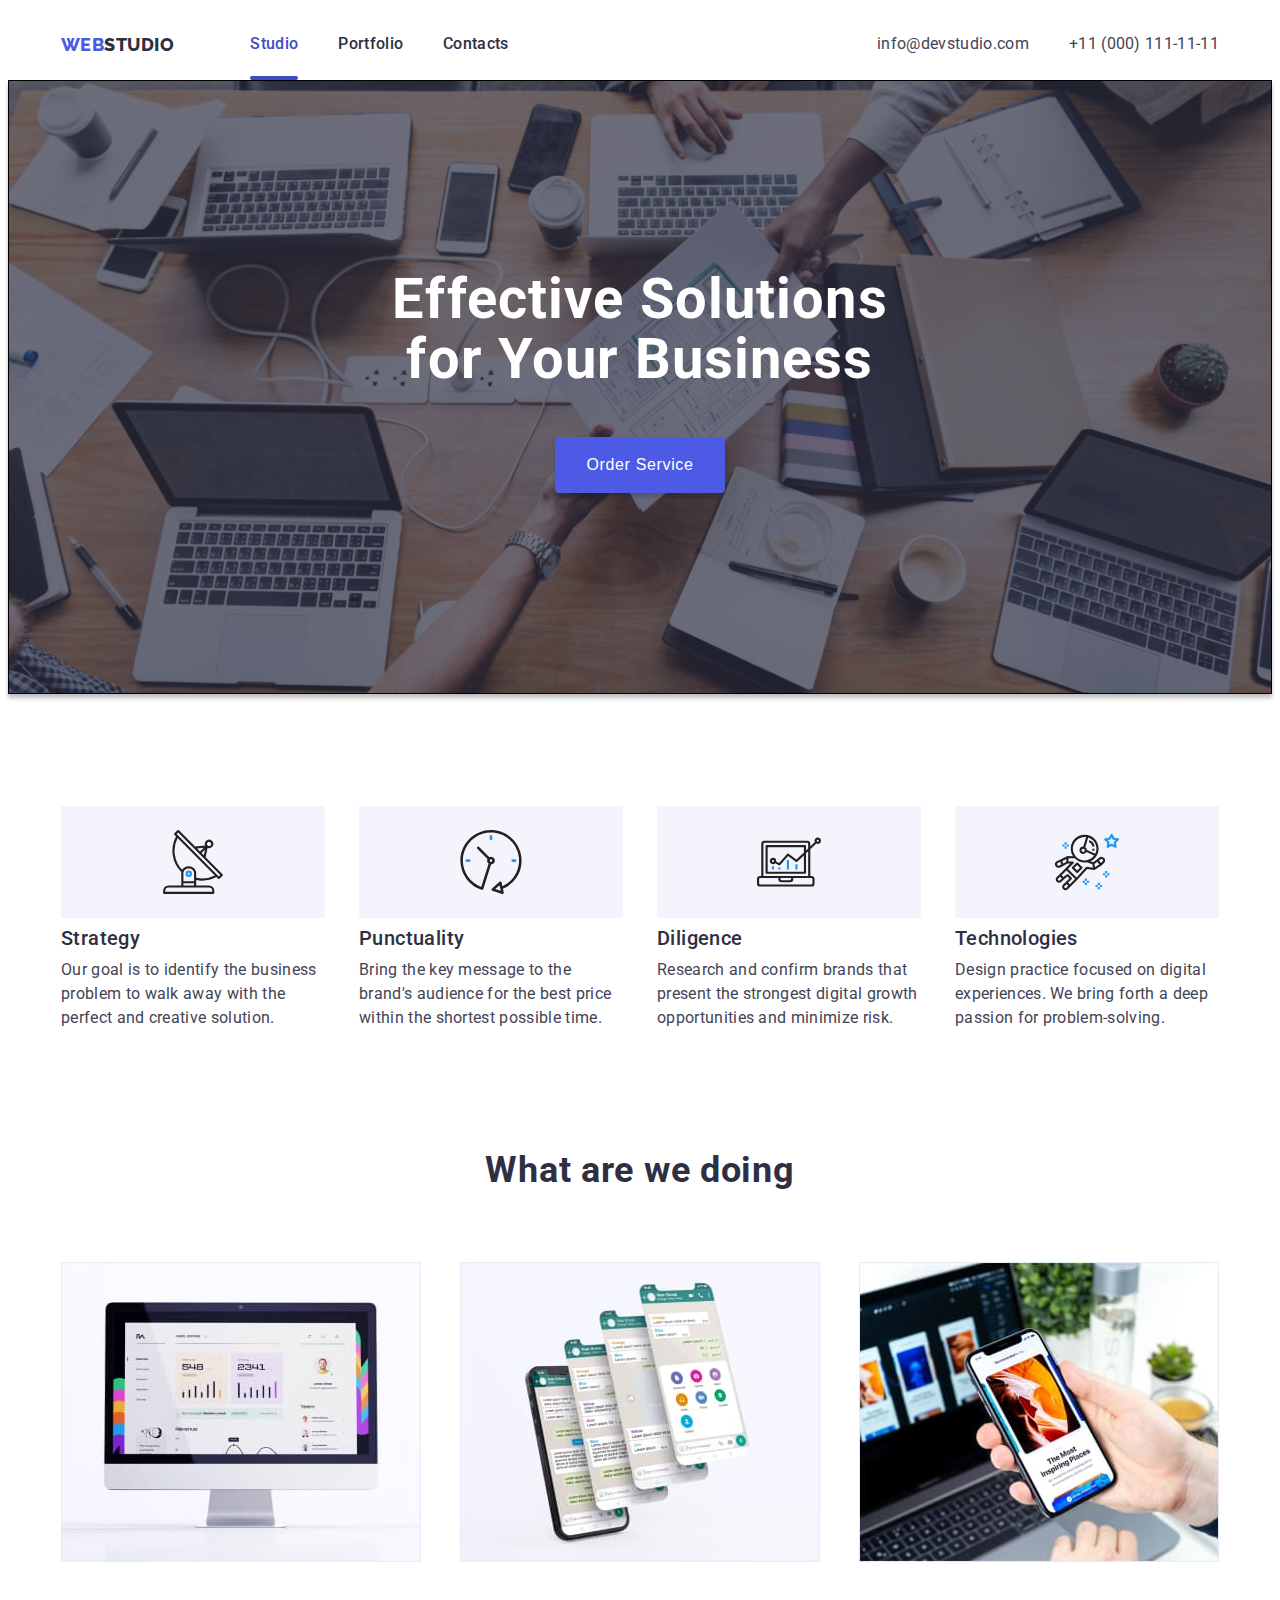
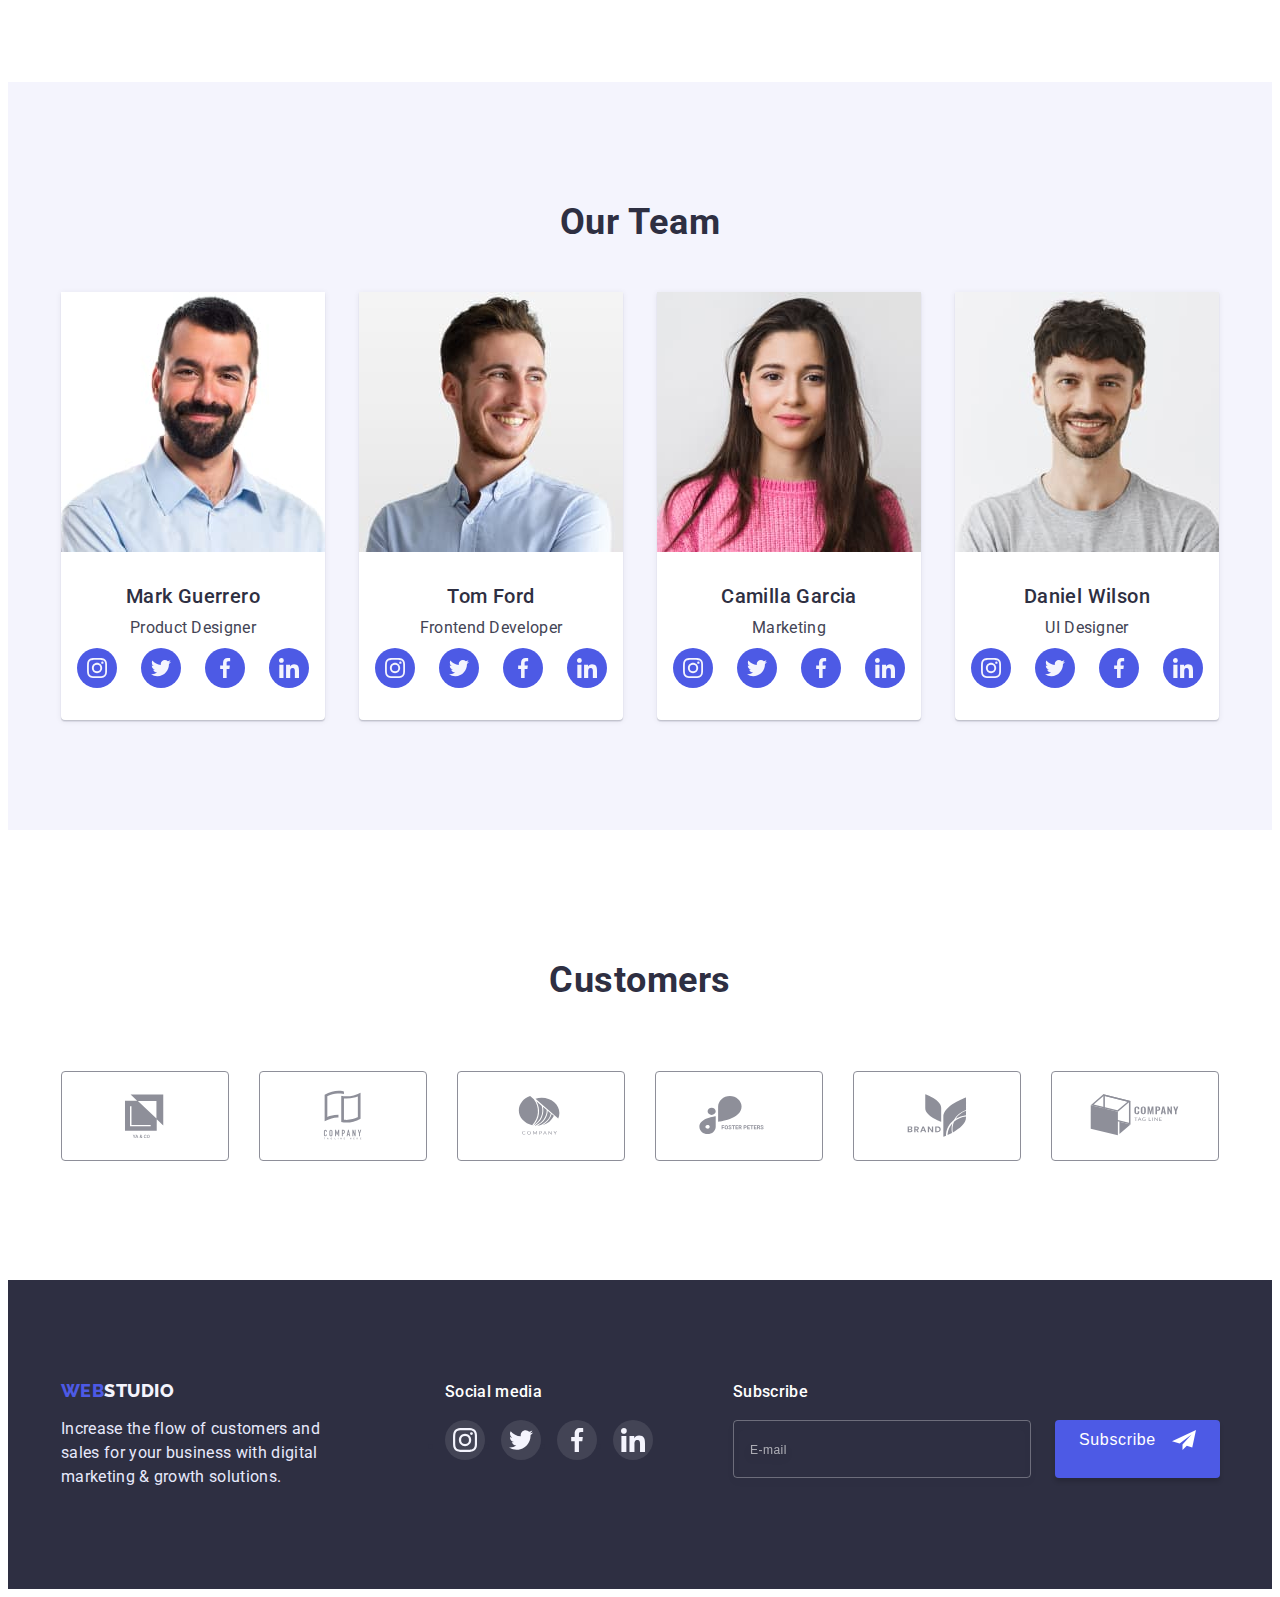
<file: index.html>
<!DOCTYPE html>
<html lang="en">

<head>
    <meta charset="UTF-8" />
    <meta http-equiv="X-UA-Compatible" content="IE=edge" />
    <meta name="viewport" content="width=device-width, initial-scale=1.0" />
    <meta name="description" content="Effective Solutions for Your Business" />
    <title>Web Studio</title>

    <!-- *?   FONTS -->

    <link rel="preconnect" href="https://fonts.googleapis.com">
    <link rel="preconnect" href="https://fonts.gstatic.com" crossorigin>
    <link href="https://fonts.googleapis.com/css2?family=Raleway:wght@800&family=Roboto:wght@400;500;700&display=swap"
        rel="stylesheet">
    <link rel="stylesheet" href="https://cdnjs.cloudflare.com/ajax/libs/modern-normalize/1.1.0/modern-normalize.min.css"
        integrity="sha512-wpPYUAdjBVSE4KJnH1VR1HeZfpl1ub8YT/NKx4PuQ5NmX2tKuGu6U/JRp5y+Y8XG2tV+wKQpNHVUX03MfMFn9Q=="
        crossorigin="anonymous" referrerpolicy="no-referrer" />
    <link rel="stylesheet" href="./css/styles.css">
</head>

<body>

    <!-- *?   HEADER -->

    <header class="header">
        <div class="container header-container">
            <nav class="header-nav">
                <a class="header-logo link" href="./"><span class="logo-primary">Web</span>Studio</a>
                <ul class="header-list list">
                    <li>
                        <a class="header-list-link link active" href="./">Studio</a>
                    </li>
                    <li>
                        <a class="header-list-link link" href="./portfolio.html">Portfolio</a>
                    </li>
                    <li>
                        <a class="header-list-link link" href="#">Contacts</a>
                    </li>
                </ul>
            </nav>
            <ul class="header-contact-list list">
                <li class="header-contact-list-item">
                    <a class="header-contact-link link" href="mailto:info@devstudio.com">
                        info@devstudio.com</a>
                </li>
                <li>
                    <a class="header-contact-link link" href="tel:+110001111111">
                        +11 (000) 111-11-11</a>
                </li>
            </ul>
        </div>
    </header>

    <!-- *!   END HEADER -->
    <!-- *?   MAIN -->

    <main>

        <!-- *?   HERO -->

        <section class="section-hero">
            <div class="container">
                <h1 class="hero">Effective Solutions for Your Business</h1>
                <button class="hero-btn btn" type="button" data-modal-open>Order Service</button>
            </div>
        </section>

        <!-- *!   END HERO -->
        <!-- *?   ABOUT -->

        <section class="section-about">
            <div class="container">
                <h2 class="visually-hidden">About</h2>
                <ul class="about-list list">
                    <li class="about-list-item">
                        <div class="about-list-icon">
                            <svg width="64" height="64">
                                <use href="./images/icons.svg#antenna"></use>
                            </svg>
                        </div>
                        <h3 class="about-subtitle">Strategy</h3>
                        <p class="about-text">
                            Our goal is to identify the business
                            problem to walk away with the perfect and creative solution.
                        </p>
                    </li>
                    <li class="about-list-item">
                        <div class="about-list-icon">
                            <svg width="64" height="64">
                                <use href="./images/icons.svg#clock"></use>
                            </svg>
                        </div>
                        <h3 class="about-subtitle">Punctuality</h3>
                        <p class="about-text">
                            Bring the key message to the brand's audience for the best price within the shortest
                            possible time.
                        </p>
                    </li>
                    <li class="about-list-item">
                        <div class="about-list-icon">
                            <svg width="64" height="64">
                                <use href="./images/icons.svg#diagram"></use>
                            </svg>
                        </div>

                        <h3 class="about-subtitle">Diligence</h3>
                        <p class="about-text">
                            Research and confirm brands that present the strongest digital growth opportunities and
                            minimize risk.
                        </p>
                    </li>
                    <li class="about-list-item">
                        <div class="about-list-icon">
                            <svg width="64" height="64">
                                <use href="./images/icons.svg#astronaut"></use>
                            </svg>
                        </div>

                        <h3 class="about-subtitle">Technologies</h3>
                        <p class="about-text">
                            Design practice focused on digital experiences. We bring forth a deep passion for
                            problem-solving.
                        </p>
                    </li>
                </ul>
            </div>
        </section>

        <!-- *!   END ABOUT -->
        <!-- *?   ACTIVITY -->

        <section class="section">
            <div class="container">
                <h2 class="activity-title">What are we doing</h2>
                <ul class="activity-list list">
                    <li>
                        <img src="./images/activity/box-1.jpg" alt="Website programming" width="360" height="300" />
                    </li>
                    <li>
                        <img src="./images/activity/box-2.jpg" alt="Creation of smartphone applications" width="360"
                            height="300" />
                    </li>
                    <li>
                        <img src="./images/activity/box-3.jpg" alt="Web page design" width="360" height="300" />
                    </li>
                </ul>
            </div>
        </section>

        <!-- *!   END ACTIVITY -->
        <!-- *?   TEAM -->

        <section class="section-team">
            <div class="container">
                <h2 class="team-title">Our Team</h2>
                <ul class="team-list list">
                    <li class="team-list-item">
                        <img src="./images/team/team-1.jpg" alt="Photo of employee - Mark" width="264" height="260" />
                        <div class="team-info">
                            <h3 class="team-list-title">Mark Guerrero</h3>
                            <p class="team-list-text">Product Designer</p>
                            <ul class="team-social-list list">
                                <li class="team-social-item">
                                    <a class="team-social-link link" href="https://instagram.com/" target="_blank"
                                        rel="noopener noreferrer" aria-label="Instagram">
                                        <svg class="social-icon" width="20" height="20">
                                            <use href="./images/icons.svg#instagram"></use>
                                        </svg>
                                    </a>
                                </li>
                                <li class="team-social-item">
                                    <a class="team-social-link link" href="https://twitter.com/" target="_blank"
                                        rel="noopener noreferrer" aria-label="Twitter">
                                        <svg class="social-icon" width="20" height="20">
                                            <use href="./images/icons.svg#twitter"></use>
                                        </svg>
                                    </a>
                                </li>
                                <li class="team-social-item">
                                    <a class="team-social-link link" href="https://facebook.com/" target="_blank"
                                        rel="noopener noreferrer" aria-label="Facebook">
                                        <svg class="social-icon" width="20" height="20">
                                            <use href="./images/icons.svg#facebook"></use>
                                        </svg>
                                    </a>
                                </li>
                                <li class="team-social-item">
                                    <a class="team-social-link link" href="https://linkedin.com/" target="_blank"
                                        rel="noopener noreferrer" aria-label="Linkedin">
                                        <svg class="social-icon" width="20" height="20">
                                            <use href="./images/icons.svg#linkedin"></use>
                                        </svg>
                                    </a>
                                </li>
                            </ul>
                        </div>
                    </li>
                    <li class=" team-list-item">
                        <img src="./images/team/team-2.jpg" alt="Photo of employee - Tom" width="264" height="260" />
                        <div class="team-info">
                            <h3 class="team-list-title">Tom Ford</h3>
                            <p class="team-list-text">Frontend Developer</p>
                            <ul class="team-social-list list">
                                <li class="team-social-item">
                                    <a class="team-social-link link" href="https://instagram.com/" target="_blank"
                                        rel="noopener noreferrer" aria-label="Instagram">
                                        <svg class="social-icon" width="20" height="20">
                                            <use href="./images/icons.svg#instagram"></use>
                                        </svg>
                                    </a>
                                </li>
                                <li class="team-social-item">
                                    <a class="team-social-link link" href="https://twitter.com/" target="_blank"
                                        rel="noopener noreferrer" aria-label="Twitter">
                                        <svg class="social-icon" width="20" height="20">
                                            <use href="./images/icons.svg#twitter"></use>
                                        </svg>
                                    </a>
                                </li>
                                <li class="team-social-item">
                                    <a class="team-social-link link" href="https://facebook.com/" target="_blank"
                                        rel="noopener noreferrer" aria-label="Facebook">
                                        <svg class="social-icon" width="20" height="20">
                                            <use href="./images/icons.svg#facebook"></use>
                                        </svg>
                                    </a>
                                </li>
                                <li class="team-social-item">
                                    <a class="team-social-link link" href="https://linkedin.com/" target="_blank"
                                        rel="noopener noreferrer" aria-label="Linkedin">
                                        <svg class="social-icon" width="20" height="20">
                                            <use href="./images/icons.svg#linkedin"></use>
                                        </svg>
                                    </a>
                                </li>
                            </ul>
                        </div>
                    </li>
                    <li class="team-list-item">
                        <img src="./images/team/team-3.jpg" alt="Photo of employee - Camilla" width="264"
                            height="260" />
                        <div class="team-info">
                            <h3 class="team-list-title">Camilla Garcia</h3>
                            <p class="team-list-text">Marketing</p>
                            <ul class="team-social-list list">
                                <li class="team-social-item">
                                    <a class="team-social-link link" href="https://instagram.com/" target="_blank"
                                        rel="noopener noreferrer" aria-label="Instagram">
                                        <svg class="social-icon" width="20" height="20">
                                            <use href="./images/icons.svg#instagram"></use>
                                        </svg>
                                    </a>
                                </li>
                                <li class="team-social-item">
                                    <a class="team-social-link link" href="https://twitter.com/" target="_blank"
                                        rel="noopener noreferrer" aria-label="Twitter">
                                        <svg class="social-icon" width="20" height="20">
                                            <use href="./images/icons.svg#twitter"></use>
                                        </svg>
                                    </a>
                                </li>
                                <li class="team-social-item">
                                    <a class="team-social-link link" href="https://facebook.com/" target="_blank"
                                        rel="noopener noreferrer" aria-label="Facebook">
                                        <svg class="social-icon" width="20" height="20">
                                            <use href="./images/icons.svg#facebook"></use>
                                        </svg>
                                    </a>
                                </li>
                                <li class="team-social-item">
                                    <a class="team-social-link link" href="https://linkedin.com/" target="_blank"
                                        rel="noopener noreferrer" aria-label="Linkedin">
                                        <svg class="social-icon" width="20" height="20">
                                            <use href="./images/icons.svg#linkedin"></use>
                                        </svg>
                                    </a>
                                </li>
                            </ul>
                        </div>
                    </li>
                    <li class="team-list-item">
                        <img src="./images/team/team-4.jpg" alt="Photo of employee - Daniel" width="264" height="260" />
                        <div class="team-info">
                            <h3 class="team-list-title">Daniel Wilson</h3>
                            <p class="team-list-text">UI Designer</p>
                            <ul class="team-social-list list">
                                <li class="team-social-item">
                                    <a class="team-social-link link" href="https://instagram.com/" target="_blank"
                                        rel="noopener noreferrer" aria-label="Instagram">
                                        <svg class="social-icon" width="20" height="20">
                                            <use href="./images/icons.svg#instagram"></use>
                                        </svg>
                                    </a>
                                </li>
                                <li class=" team-social-item">
                                    <a class="team-social-link link" href="https://twitter.com/" target="_blank"
                                        rel="noopener noreferrer" aria-label="Twitter">
                                        <svg class="social-icon" width="20" height="20">
                                            <use href="./images/icons.svg#twitter"></use>
                                        </svg>
                                    </a>
                                </li>
                                <li class=" team-social-item">
                                    <a class="team-social-link link" href="https://facebook.com/" target="_blank"
                                        rel="noopener noreferrer" aria-label="Facebook">
                                        <svg class="social-icon" width="20" height="20">
                                            <use href="./images/icons.svg#facebook"></use>
                                        </svg>
                                    </a>
                                </li>
                                <li class=" team-social-item">
                                    <a class="team-social-link link" href="https://linkedin.com/" target="_blank"
                                        rel="noopener noreferrer" aria-label="Linkedin">
                                        <svg class="social-icon" width="20" height="20">
                                            <use href="./images/icons.svg#linkedin"></use>
                                        </svg>
                                    </a>
                                </li>
                            </ul>
                        </div>
                    </li>
                </ul>
            </div>
        </section>

        <!-- *!    END TEAM -->
        <!-- *?    CLIENTS -->

        <section class="section-clients">
            <div class="container">
                <h2 class="clients-title">Customers</h2>
                <ul class="clients-list list">
                    <li class="clients-list-item">
                        <a class="clients-list-link link" href="">
                            <svg width="104" height="56">
                                <use href="./images/icons.svg#client-1"></use>
                            </svg>
                        </a>
                    </li>
                    <li class="clients-list-item">
                        <a class="clients-list-link link" href="">
                            <svg width="104" height="56">
                                <use href="./images/icons.svg#client-2"></use>
                            </svg>
                        </a>
                    </li>
                    <li class="clients-list-item">
                        <a class="clients-list-link link" href="">
                            <svg width="104" height="56">
                                <use href="./images/icons.svg#client-3"></use>
                            </svg>
                        </a>
                    </li>
                    <li class="clients-list-item">
                        <a class="clients-list-link link" href="">
                            <svg width="104" height="56">
                                <use href="./images/icons.svg#client-4"></use>
                            </svg>
                        </a>
                    </li>
                    <li class="clients-list-item">
                        <a class="clients-list-link link" href="">
                            <svg width="104" height="56">
                                <use href="./images/icons.svg#client-5"></use>
                            </svg>
                        </a>
                    </li>
                    <li class="clients-list-item">
                        <a class="clients-list-link link" href="">
                            <svg width="104" height="56">
                                <use href="./images/icons.svg#client-6"></use>
                            </svg>
                        </a>
                    </li>
                </ul>

            </div>
        </section>

        <!-- *!    END CLIENTS -->
        <!-- *!    END MAIN -->

    </main>

    <!-- *?    FOOTER -->

    <footer class="footer section-footer">
        <div class="container">
            <div class="footer-container">
                <div class="footer-logo-group">
                    <a class="footer-logo link" href="./index.html"><span class="logo-primary">Web</span>Studio</a>
                    <p class="footer-text">
                        Increase the flow of customers and sales for your business with digital marketing & growth
                        solutions.
                    </p>
                </div>
                <div class="footer-social-group">
                    <p class="footer-social-title">Social media</p>
                    <ul class="footer-social-list">
                        <li class="footer-social-item">
                            <a class="footer-social-link link" href="https://instagram.com/" target="_blank"
                                rel="noopener noreferrer" aria-label="Instagram">
                                <svg width="24" height="24">
                                    <use href="./images/icons.svg#instagram"></use>
                                </svg>
                            </a>
                        </li>
                        <li class="footer-social-item">
                            <a class="footer-social-link link" href="https://twitter.com/" target="_blank"
                                rel="noopener noreferrer" aria-label="Twitter">
                                <svg width="24" height="24">
                                    <use href="./images/icons.svg#twitter"></use>
                                </svg></a>
                        </li>
                        <li class="footer-social-item">
                            <a class="footer-social-link link" href="https://facebook.com/" target="_blank"
                                rel="noopener noreferrer" aria-label="Facebook">
                                <svg width="24" height="24">
                                    <use href="./images/icons.svg#facebook"></use>
                                </svg></a>
                        </li>
                        <li class="footer-social-item">
                            <a class="footer-social-link link" href="https://linkedin.com/" target="_blank"
                                rel="noopener noreferrer" aria-label="Linkedin">
                                <svg width="24" height="24">
                                    <use href="./images/icons.svg#linkedin"></use>
                                </svg></a>
                        </li>
                    </ul>
                </div>
                <div>
                    <p class="footer-subscribe-title">Subscribe</p>
                    <form class="footer-form" name="subscribe_form">
                        <label class="footer-form-label" for="user_subscribe"></label>
                        <div class="footer-form-group">
                            <input class="footer-form-field" name="user_subscribe" type="email" id="user_subscribe"
                                placeholder="E-mail">
                            <button class="footer-form-btn btn" type="submit">Subscribe
                                <svg class="footer-form-icon" width="24" height="24">
                                    <use href="./images/icons.svg#icon-send">
                                    </use>
                                </svg>
                            </button>
                        </div>
                    </form>
                </div>
            </div>
        </div>
    </footer>

    <!-- *!      END FOOTER  -->
    <!-- *?      MODAL WINDOW -->

    <div class="backdrop is-hidden" data-modal>
        <div class="modal">
            <button class="modal-close-btn" type="button" data-modal-close>
                <svg class="modal-icon" width="8" height="8">
                    <use href="./images/icons.svg#close"></use>
                </svg>
            </button>

            <strong class="modal-title">Leave your contacts and we will call you back</strong>

            <!--  *    Name field -->

            <form class="modal-form" name="modal_form">
                <label class="modal-form-label" for="user_name">Name</label>
                <div class="modal-form-group">
                    <input class="modal-form-field" name="user_name" type="text" id="user_name" required minlength="2">
                    <svg class="modal-form-icon" width="18" height="18">
                        <use href="./images/icons.svg#person"></use>
                    </svg>
                </div>

                <!--  *    Phone field -->

                <label class="modal-form-label" for="user_phone">Phone</label>
                <div class="modal-form-group">
                    <input class="modal-form-field" name="user_phone" type="tel" id="user_phone" required>
                    <svg class="modal-form-icon" width="18" height="18">
                        <use href="./images/icons.svg#phone"></use>
                    </svg>
                </div>

                <!--  *    Email field -->

                <label class="modal-form-label" for="user_email">Email</label>
                <div class="modal-form-group">
                    <input class="modal-form-field" name="user_email" type="email" id="user_email" required>
                    <svg class="modal-form-icon" width="18" height="18">
                        <use href="./images/icons.svg#mail"></use>
                    </svg>
                </div>

                <!--  *    Comment field -->

                <label class="modal-form-label" for="user_comment">Comment</label>
                <textarea class="modal-form-comment" name="user_comment" id="user_comment" rows="6"
                    placeholder="Text input"></textarea>

                <!--  *    Agreement field -->

                <label class="modal-form-agreement">
                    <input class="modal-form-checkbox visually-hidden" name="user_agreement" type="checkbox" required>
                    <svg class="checkbox-icon" width="16" height="16">
                        <use class="checkbox-icon-frame" href="./images/icons.svg#icon-checkbox"></use>
                        <use class="checkbox-icon-check" href="./images/icons.svg#accept"></use>
                    </svg>

                    <span class="modal-form-desc">I accept the terms and conditions of the
                        <a class="modal-form-link" href="" target="_blank">Privacy Policy</a>
                    </span>
                </label>

                <!--  *    BTN Send -->

                <button class="modal-form-btn btn" type="submit">Send</button>

            </form>
        </div>
    </div>

    <!-- *!      END MODAL WINDOW -->
    <!-- *?      JS SCRIPT -->

    <script src="./js/modal.js"></script>

    <!-- *!      END JS SCRIPT -->

</body>

</html>
</file>
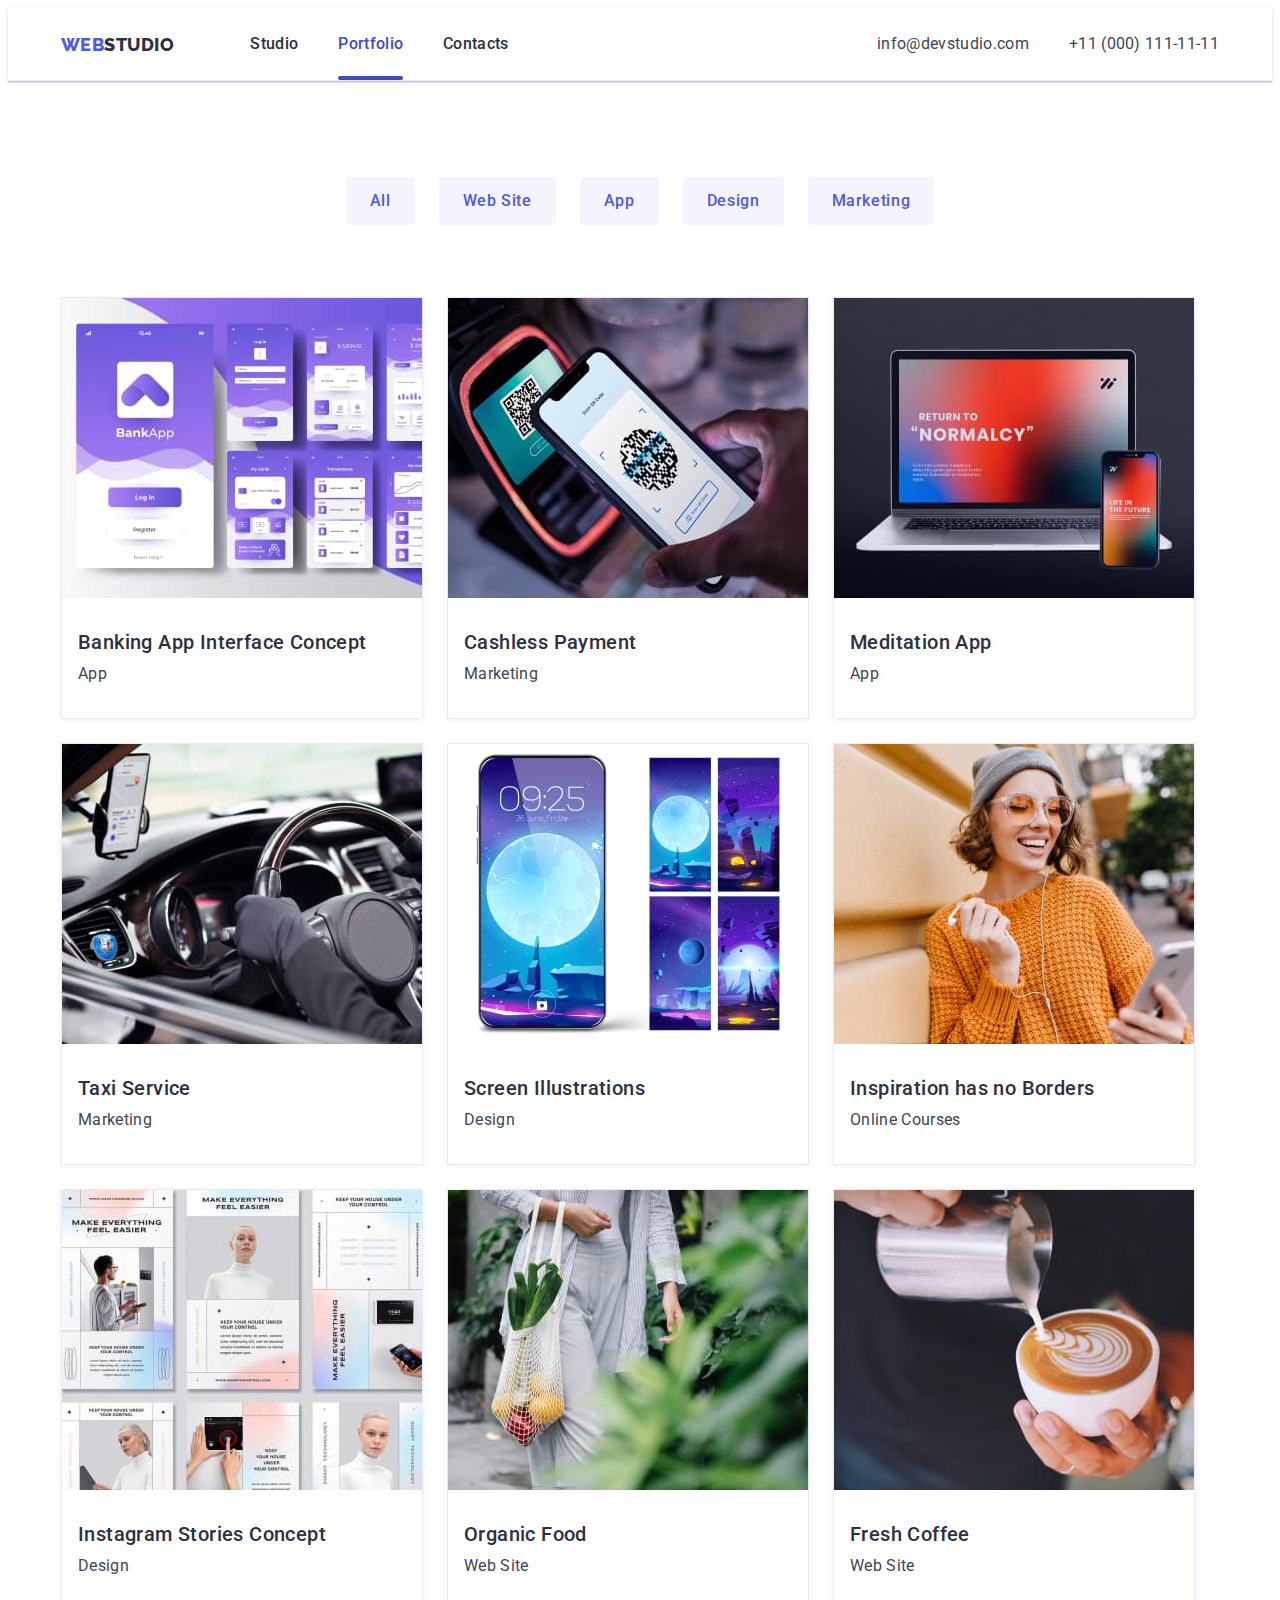
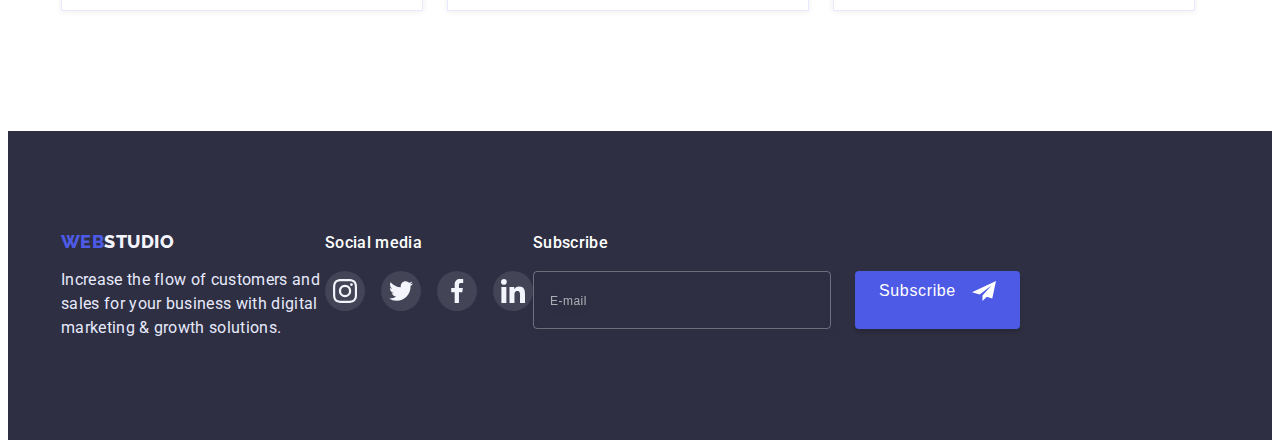
<file: portfolio.html>
<!DOCTYPE html>
<html lang="en">

<head>
    <meta charset="UTF-8" />
    <meta http-equiv="X-UA-Compatible" content="IE=edge" />
    <meta name="viewport" content="width=device-width, initial-scale=1.0" />
    <meta name="description" content="Effective Solutions for Your Business" />
    <title>Web Studio</title>

    <!-- *?   FONTS -->

    <link rel="preconnect" href="https://fonts.googleapis.com">
    <link rel="preconnect" href="https://fonts.gstatic.com" crossorigin>
    <link href="https://fonts.googleapis.com/css2?family=Raleway:wght@800&family=Roboto:wght@400;500;700&display=swap"
        rel="stylesheet">
    <link rel="stylesheet" href="https://cdnjs.cloudflare.com/ajax/libs/modern-normalize/1.1.0/modern-normalize.min.css"
        integrity="sha512-wpPYUAdjBVSE4KJnH1VR1HeZfpl1ub8YT/NKx4PuQ5NmX2tKuGu6U/JRp5y+Y8XG2tV+wKQpNHVUX03MfMFn9Q=="
        crossorigin="anonymous" referrerpolicy="no-referrer" />
    <link rel="stylesheet" href="./css/styles.css">
</head>

<body>
    <!-- HEADER -->

    <header class="header header-portfolio">
        <div class="container header-container">
            <nav class="header-nav">
                <a class="header-logo link" href="./"><span class="logo-primary">Web</span>Studio</a>
                <ul class="header-list list">
                    <li>
                        <a class="header-list-link link" href="./">Studio</a>
                    </li>
                    <li>
                        <a class="header-list-link link active" href="./portfolio.html">Portfolio</a>
                    </li>
                    <li>
                        <a class="header-list-link link" href="#">Contacts</a>
                    </li>
                </ul>
            </nav>
            <ul class="header-contact-list list">
                <li class="header-contact-list-item">
                    <a class="header-contact-link link" href="mailto:info@devstudio.com">
                        info@devstudio.com</a>
                </li>
                <li>
                    <a class="header-contact-link link" href="tel:+110001111111">
                        +11 (000) 111-11-11</a>
                </li>
            </ul>
        </div>
    </header>

    <!-- END HEADER -->

    <!-- MAIN -->
    <main>
        <section class="section-portfolio">
            <div class="container">
                <h1 class="visually-hidden">Portfolio</h1>
                <h2 class="visually-hidden">Work examples</h2>
                <ul class="list portfolio-list">
                    <li>
                        <button class="portfolio-list-btn" type="button">All</button>
                    </li>
                    <li>
                        <button class="portfolio-list-btn" type="button">Web Site</button>
                    </li>
                    <li>
                        <button class="portfolio-list-btn" type="button">App</button>
                    </li>
                    <li>
                        <button class="portfolio-list-btn" type="button">Design</button>
                    </li>
                    <li>
                        <button class="portfolio-list-btn" type="button">Marketing</button>
                    </li>
                </ul>

                <ul class="portfolio-card-list list">
                    <li class="portfolio-card-item">
                        <a class="portfolio-card-link link" href="">
                            <div class="portfolio-box">
                                <img src="./images/portfolio/img-1.jpg" alt="Banking app interface concept" width="360"
                                    height="300">
                                <div class="portfolio-overlay">
                                    <p>14 Stylish and User-Friendly App Design Concepts · Task Manager App · Calorie
                                        Tracker App · Exotic Fruit E-commerce App ·
                                        Cloud Storage App</p>
                                </div>
                            </div>
                            <div class="card-info">
                                <h3 class="card-title">Banking App Interface Concept</h3>
                                <p class="card-text">App</p>
                            </div>
                        </a>
                    </li>

                    <li class="portfolio-card-item">
                        <a class="portfolio-card-link link" href="">
                            <div class="portfolio-box">
                                <img src="./images/portfolio/img-2.jpg" alt="Cashless payment" width="360" height="300">
                                <div class="portfolio-overlay">
                                    <p>14 Stylish and User-Friendly App Design Concepts · Task Manager App · Calorie
                                        Tracker App · Exotic Fruit E-commerce App ·
                                        Cloud Storage App</p>
                                </div>
                            </div>
                            <div class="card-info">
                                <h3 class="card-title">Cashless Payment</h3>
                                <p class="card-text">Marketing</p>
                            </div>
                        </a>
                    </li>

                    <li class="portfolio-card-item">
                        <a class="portfolio-card-link link" href="">
                            <div class="portfolio-box">
                                <img src="./images/portfolio/img-3.jpg" alt="Meditation app" width="360" height="300">
                                <div class="portfolio-overlay">
                                    <p>14 Stylish and User-Friendly App Design Concepts · Task Manager App · Calorie
                                        Tracker App · Exotic Fruit E-commerce App ·
                                        Cloud Storage App</p>
                                </div>
                            </div>
                            <div class="card-info">
                                <h3 class="card-title">Meditation App</h3>
                                <p class="card-text">App</p>
                            </div>
                        </a>
                    </li>

                    <li class="portfolio-card-item">
                        <a class="portfolio-card-link link" href="">
                            <div class="portfolio-box">
                                <img src="./images/portfolio/img-4.jpg" alt="Taxi service" width="360" height="300">
                                <div class="portfolio-overlay">
                                    <p>14 Stylish and User-Friendly App Design Concepts · Task Manager App · Calorie
                                        Tracker App · Exotic Fruit E-commerce App ·
                                        Cloud Storage App</p>
                                </div>
                            </div>
                            <div class="card-info">
                                <h3 class="card-title">Taxi Service</h3>
                                <p class="card-text">Marketing</p>
                            </div>
                        </a>
                    </li>

                    <li class="portfolio-card-item">
                        <a class="portfolio-card-link link" href="">
                            <div class="portfolio-box">
                                <img src="./images/portfolio/img-5.jpg" alt="Screen illustrations" width="360"
                                    height="300">
                                <div class="portfolio-overlay">
                                    <p>14 Stylish and User-Friendly App Design Concepts · Task Manager App · Calorie
                                        Tracker App · Exotic Fruit E-commerce App ·
                                        Cloud Storage App</p>
                                </div>
                            </div>
                            <div class="card-info">
                                <h3 class="card-title">Screen Illustrations</h3>
                                <p class="card-text">Design</p>
                            </div>
                        </a>
                    </li>

                    <li class="portfolio-card-item">
                        <a class="portfolio-card-link link" href="">
                            <div class="portfolio-box">
                                <img src="./images/portfolio/img-6.jpg" alt="Inspirational girl" width="360"
                                    height="300">
                                <div class="portfolio-overlay">
                                    <p>14 Stylish and User-Friendly App Design Concepts · Task Manager App · Calorie
                                        Tracker App · Exotic Fruit E-commerce App ·
                                        Cloud Storage App</p>
                                </div>
                            </div>
                            <div class="card-info">
                                <h3 class="card-title">Inspiration has no Borders</h3>
                                <p class="card-text">Online Courses</p>
                            </div>
                        </a>
                    </li>

                    <li class="portfolio-card-item">
                        <a class="portfolio-card-link link" href="">
                            <div class="portfolio-box">
                                <img src="./images/portfolio/img-7.jpg" alt="Instagram stories concept" width="360"
                                    height="300">
                                <div class="portfolio-overlay">
                                    <p>14 Stylish and User-Friendly App Design Concepts · Task Manager App · Calorie
                                        Tracker App · Exotic Fruit E-commerce App ·
                                        Cloud Storage App</p>
                                </div>
                            </div>
                            <div class="card-info">
                                <h3 class="card-title">Instagram Stories Concept</h3>
                                <p class="card-text">Design</p>
                            </div>
                        </a>
                    </li>

                    <li class="portfolio-card-item">
                        <a class="portfolio-card-link link" href="">
                            <div class="portfolio-box">
                                <img src="./images/portfolio/img-8.jpg" alt="Organic food in bag" width="360"
                                    height="300">
                                <div class="portfolio-overlay">
                                    <p>14 Stylish and User-Friendly App Design Concepts · Task Manager App · Calorie
                                        Tracker App · Exotic Fruit E-commerce App ·
                                        Cloud Storage App</p>
                                </div>
                            </div>
                            <div class="card-info">
                                <h3 class="card-title">Organic Food</h3>
                                <p class="card-text">Web Site</p>
                            </div>
                        </a>
                    </li>

                    <li class="portfolio-card-item">
                        <a class="portfolio-card-link link" href="">
                            <div class="portfolio-box">
                                <img src="./images/portfolio/img-9.jpg" alt="Fresh coffee in cup" width="360"
                                    height="300">
                                <div class="portfolio-overlay">
                                    <p>14 Stylish and User-Friendly App Design Concepts · Task Manager App · Calorie
                                        Tracker App · Exotic Fruit E-commerce App ·
                                        Cloud Storage App</p>
                                </div>
                            </div>
                            <div class="card-info">
                                <h3 class="card-title">Fresh Coffee</h3>
                                <p class="card-text">Web Site</p>
                            </div>
                        </a>
                    </li>
                </ul>
            </div>
        </section>


    </main>
    <!-- END MAIN -->
    <!-- FOOTER -->

    <footer class="footer section-footer">
        <div class="container">
            <div class="footer-container">
                <div>
                    <a class="footer-logo link" href="./index.html"><span class="logo-primary">Web</span>Studio</a>
                    <p class="footer-text">
                        Increase the flow of customers and sales for your business with digital marketing & growth
                        solutions.
                    </p>
                </div>
                <div>
                    <p class="footer-social-title">Social media</p>
                    <ul class="footer-social-list">
                        <li class="footer-social-item">
                            <a class="footer-social-link link" href="https://instagram.com/" target="_blank"
                                rel="noopener noreferrer" aria-label="Instagram">
                                <svg width="24" height="24">
                                    <use href="./images/icons.svg#instagram"></use>
                                </svg>
                            </a>
                        </li>
                        <li class="footer-social-item">
                            <a class="footer-social-link link" href="https://twitter.com/" target="_blank"
                                rel="noopener noreferrer" aria-label="Twitter">
                                <svg width="24" height="24">
                                    <use href="./images/icons.svg#twitter"></use>
                                </svg></a>
                        </li>
                        <li class="footer-social-item">
                            <a class="footer-social-link link" href="https://facebook.com/" target="_blank"
                                rel="noopener noreferrer" aria-label="Facebook">
                                <svg width="24" height="24">
                                    <use href="./images/icons.svg#facebook"></use>
                                </svg></a>
                        </li>
                        <li class="footer-social-item">
                            <a class="footer-social-link link" href="https://linkedin.com/" target="_blank"
                                rel="noopener noreferrer" aria-label="Linkedin">
                                <svg width="24" height="24">
                                    <use href="./images/icons.svg#linkedin"></use>
                                </svg></a>
                        </li>
                    </ul>
                </div>
                <div>
                    <p class="footer-subscribe-title">Subscribe</p>
                    <form class="footer-form" name="subscribe_form">
                        <label class="footer-form-label" for="user_subscribe"></label>
                        <div class="footer-form-group">
                            <input class="footer-form-field" type="email" name="user_email" id="user_subscribe"
                                placeholder="E-mail">
                            <button class="footer-form-btn btn" type="submit">Subscribe
                                <svg class="footer-form-icon" width="24" height="24">
                                    <use href="./images/icons.svg#icon-send">
                                    </use>
                                </svg>
                            </button>
                        </div>
                    </form>
                </div>
            </div>
        </div>
    </footer>
</body>

</html>
</file>
<file: css/styles.css>
:root {
  /* *   Fonts */
  --main-fonts: "Roboto", sans-serif;
  --secondary-fonts: "Raleway", sans-serif;

  /* *   Text colors */
  --primary-brand-color: #4d5ae5;
  --pressed-state-color: #404bbf;
  --green-color: #31d0aa;
  --white-color: #ffffff;
  --accent-color: #e7e9fc;
  --light-color: #f4f4fd;
  --dark-color: #2e2f42;
  --text-color: #434455;
  --subtle-text-color: #8e8f99;

  /* *     Transitions */

  --transition-speed: 250ms cubic-bezier(0.4, 0, 0.2, 1);
}

/* *   Basic CSS */

body {
  font-family: var(--main-fonts);
  color: var(--dark-color);
  letter-spacing: 0.03em;
}

h1,
h2,
h3,
h4,
h5,
h6,
p {
  margin: 0;
}

img {
  display: block;
  max-width: 100%;
  height: auto;
}

.link {
  text-decoration: none;
  color: currentColor;
}

.list {
  list-style: none;
  margin: 0;
  padding: 0;
}

.btn {
  background-color: var(--primary-brand-color);
  box-shadow: 0px 4px 4px rgba(0, 0, 0, 0.15);
  border-radius: 4px;
  cursor: pointer;
}

.container {
  width: 1158px;
  padding: 0 15px;
  margin: 0 auto;

  /* outline: 2px solid tomato;
  outline-offset: -2px; */
}

.section {
  padding-top: 120px;
  padding-bottom: 120px;
}

/* *   Header */

.header-container {
  display: flex;
  align-items: center;
}

.header-nav {
  display: flex;
  align-items: center;
}

.header-logo {
  text-transform: uppercase;
  margin-right: 76px;
  display: block;
  font-family: var(--secondary-fonts);
  font-weight: 800;
  font-size: 18px;
  line-height: calc(21 / 18);
}

.logo-primary {
  color: var(--primary-brand-color);
}

.header-list {
  gap: 40px;
  display: flex;
}

.header-list-link {
  position: relative;
  display: inline-block;
  padding-top: 24px;
  padding-bottom: 24px;
  font-weight: 500;
  font-size: 16px;
  line-height: calc(24 / 16);
  letter-spacing: 0.02em;

  transition: color var(--transition-speed);
}

.header-list-link.active::after {
  content: "";
  position: absolute;
  bottom: 0;

  display: block;
  width: 100%;
  height: 4px;
  border-radius: 2px;
  background-color: var(--pressed-state-color);
}

.header-contact-list {
  display: flex;
  margin-left: auto;
  gap: 40px;
}

.header-contact-link {
  display: flex;
  align-items: center;
  padding-top: 24px;
  padding-bottom: 24px;
  font-size: 16px;
  line-height: calc(24 / 16);
  letter-spacing: 0.02em;
  color: var(--text-color);

  transition: color var(--transition-speed);
}

.header-list-link:focus,
.header-list-link:hover,
.header-list-link.active,
.header-contact-link:focus,
.header-contact-link:hover {
  color: var(--pressed-state-color);
}

/* *   Main */

/* *   Hero */

.section-hero {
  max-width: 1440px;
  margin-left: auto;
  margin-right: auto;
  background-image: linear-gradient(
      rgba(46, 47, 66, 0.7),
      rgba(46, 47, 66, 0.7)
    ),
    url(../images/hero/hero.png);
  background-repeat: no-repeat;
  background-position: center;
  background-size: cover;
  border: 1px solid #000000;
  box-shadow: 0px 4px 4px rgba(0, 0, 0, 0.25);
  padding-bottom: 200px;
}
.hero {
  padding-top: 188px;
  margin-left: 293px;
  margin-right: 293px;
  margin-bottom: 48px;
  font-weight: 700;
  font-size: 56px;
  line-height: calc(60 / 56);
  text-align: center;
  letter-spacing: 0.02em;
  color: var(--white-color);
}

.hero-btn {
  min-width: 170px;
  min-height: 56px;
  display: block;
  margin: 0 auto;
  font-weight: 500;
  font-size: 16px;
  line-height: calc(24 / 16);
  letter-spacing: 0.04em;
  color: var(--white-color);
  border: none;

  transition: background-color var(--transition-speed),
    box-shadow var(--transition-speed);
}

.hero-btn:focus,
.hero-btn:hover {
  background-color: var(--pressed-state-color);
  box-shadow: 0px 4px 4px rgba(0, 0, 0, 0.15);
}

/* *   About */

.section-about {
  padding-top: 112px;
}

.visually-hidden {
  position: absolute;
  width: 1px;
  height: 1px;
  margin: -1px;
  border: 0;
  padding: 0;
  white-space: nowrap;
  clip-path: inset(100%);
  clip: rect(0 0 0 0);
  overflow: hidden;
}

.about-list {
  display: flex;
  justify-content: space-between;
  gap: 24px;
}

.about-list-item {
  width: 264px;
}

.about-list-icon {
  display: flex;
  align-items: center;
  justify-content: center;
  margin-bottom: 8px;
  height: 112px;
  background-color: var(--light-color);
}

.about-subtitle {
  margin-bottom: 8px;
  font-weight: 500;
  font-size: 20px;
  line-height: calc(24 / 20);
  letter-spacing: 0.02em;
}

.about-text {
  font-size: 16px;
  line-height: calc(24 / 16);
  letter-spacing: 0.02em;
  color: var(--text-color);
}

/* *   Activity */

.activity-title {
  margin-bottom: 72px;
  font-weight: 700;
  font-size: 36px;
  line-height: calc(40 / 36);
  letter-spacing: 0.02em;
  text-align: center;
}

.activity-list {
  display: flex;
  justify-content: space-between;
  gap: 24px;
}

/* *   Team */

.section-team {
  max-width: 1440px;
  margin: 0 auto;
  padding-top: 120px;
  padding-bottom: 110px;
  background-color: var(--light-color);
}

.team-title {
  margin-bottom: 50px;
  font-weight: 700;
  font-size: 36px;
  line-height: calc(40 / 36);
  letter-spacing: 0.02em;
  text-align: center;
}

.team-list {
  display: flex;
  justify-content: space-between;
  gap: 24px;
}

.team-list-item {
  background-color: var(--white-color);
  box-shadow: 0px 1px 6px rgba(46, 47, 66, 0.08),
    0px 1px 1px rgba(46, 47, 66, 0.16), 0px 2px 1px rgba(46, 47, 66, 0.08);
  border-radius: 0px 0px 4px 4px;
}

.team-info {
  padding-top: 32px;
  padding-bottom: 32px;
}

.team-list-title {
  margin-bottom: 8px;
  font-weight: 500;
  font-size: 20px;
  line-height: calc(24 / 20);
  letter-spacing: 0.02em;
  text-align: center;
}

.team-list-text {
  margin-bottom: 8px;
  font-size: 16px;
  line-height: calc(24 / 16);
  letter-spacing: 0.02em;
  text-align: center;
  color: var(--text-color);
}

.team-social-list {
  display: flex;
  gap: 24px;
  justify-content: center;
}

.team-social-item {
  width: 40px;
  height: 40px;
}

.team-social-link {
  display: flex;
  align-items: center;
  justify-content: center;
  width: 100%;
  height: 100%;
  border-radius: 50%;
  background-color: var(--primary-brand-color);
  fill: var(--light-color);

  transition: background-color var(--transition-speed);
}

.team-social-link:hover,
.team-social-link:focus {
  background-color: var(--pressed-state-color);
}

/* *   Clients */

.section-clients {
  padding-top: 130px;
  padding-bottom: 120px;
}

.clients-title {
  margin-bottom: 72px;
  font-weight: 700;
  font-size: 36px;
  line-height: calc(40 / 36);
  text-align: center;
}

.clients-list {
  display: flex;
  justify-content: space-between;
  gap: 24px;
}

.clients-list-item {
  display: flex;
  align-items: center;
  justify-content: center;
  width: 168px;
  height: 88px;
  cursor: pointer;
}

.clients-list-link {
  width: 100%;
  height: 100%;
  display: flex;
  align-items: center;
  justify-content: center;
  fill: var(--subtle-text-color);
  border: 1px solid var(--subtle-text-color);
  border-radius: 4px;

  transition: fill var(--transition-speed), border var(--transition-speed),
    border-radius var(--transition-speed);
}

.clients-list-link:focus,
.clients-list-link:hover {
  fill: var(--pressed-state-color);
  border: 1px solid var(--pressed-state-color);
  border-radius: 4px;
}

/* *   Footer */

.footer {
  margin: 0 auto;
  background-color: var(--dark-color);
}

.section-footer {
  padding-top: 100px;
  padding-bottom: 100px;
}

.footer-container {
  display: flex;
  align-items: baseline;
}

.footer-logo-group {
  margin-right: 120px;
}

.footer-logo {
  text-transform: uppercase;
  display: block;
  margin-bottom: 16px;
  font-family: var(--secondary-fonts);
  font-weight: 800;
  font-size: 18px;
  line-height: calc(21 / 18);
  color: var(--light-color);
}

.footer-text {
  width: 264px;
  font-size: 16px;
  line-height: calc(24 / 16);
  letter-spacing: 0.02em;
  color: var(--accent-color);
}

.footer-social-group {
  margin-right: 80px;
}

.footer-social-title,
.footer-subscribe-title {
  margin-bottom: 16px;
  font-weight: 500;
  font-size: 16px;
  line-height: calc(24 / 16);
  letter-spacing: 0.02em;
  color: var(--white-color);
}

.footer-social-list {
  display: flex;
  padding-left: 0;
  gap: 16px;
}

.footer-social-item {
  width: 40px;
  height: 40px;
}

.footer-social-link {
  display: flex;
  align-items: center;
  justify-content: center;
  width: 100%;
  height: 100%;
  border-radius: 50%;
  background-color: rgba(255, 255, 255, 0.1);
  fill: var(--light-color);

  transition: background-color var(--transition-speed);
}

.footer-social-link:focus,
.footer-social-link:hover {
  background-color: var(--green-color);
}

.footer-form-label {
  display: block;
}

.footer-form-group {
  display: flex;
  gap: 24px;
}

.footer-form-field {
  background: transparent;
  display: block;
  min-width: 264px;
  height: 40px;
  padding: 8px 16px;
  border: 1px solid rgba(255, 255, 255, 0.3);
  filter: drop-shadow(0px 4px 4px rgba(0, 0, 0, 0.15));
  border-radius: 4px;

  font-size: 16px;
  line-height: calc(24 / 16);
  letter-spacing: 0.02em;
  color: var(--accent-color);

  transition: outline-color var(--transition-speed);
}

.footer-form-field:focus,
.footer-form-field:focus-visible {
  outline-color: var(--primary-brand-color);
}

.footer-form-field::placeholder {
  font-size: 12px;
  line-height: calc(24 / 12);
  letter-spacing: 0.04em;
  color: rgba(255, 255, 255, 0.6);
}

.footer-form-send {
  display: flex;
  align-items: center;
}

.footer-form-btn {
  display: flex;
  min-width: 165px;
  min-height: 40px;
  padding: 8px 24px;
  gap: 16px;
  font-weight: 500;
  font-size: 16px;
  line-height: calc(24 / 16);
  letter-spacing: 0.04em;
  color: var(--white-color);
  border: none;
  border-radius: 4px;

  transition: background-color var(--transition-speed),
    box-shadow var(--transition-speed);
}

.footer-form-btn:focus,
.footer-form-btn:hover {
  background-color: var(--pressed-state-color);
  box-shadow: 0px 4px 4px rgba(0, 0, 0, 0.15);
}

.footer-form-icon {
  top: 8px;
  right: 24px;
  fill: var(--white-color);
}

/* *   Portfolio */

.header-portfolio {
  margin: 0 auto;
  border-bottom: 1px solid var(--accent-color);
  box-shadow: 0px 2px 1px rgba(46, 47, 66, 0.08),
    0px 1px 1px rgba(46, 47, 66, 0.16), 0px 1px 6px rgba(46, 47, 66, 0.08);
}

.section-portfolio {
  padding-top: 96px;
  padding-bottom: 120px;
}

.portfolio-list {
  display: flex;
  justify-content: center;
  gap: 24px;
  margin-bottom: 72px;
}

.portfolio-list-btn {
  padding: 12px 24px;
  font-family: inherit;
  font-weight: 500;
  font-size: 16px;
  line-height: calc(24 / 16);
  letter-spacing: 0.04em;
  color: var(--primary-brand-color);
  background-color: var(--light-color);
  border: none;
  border-radius: 4px;
  cursor: pointer;

  transition: color var(--transition-speed),
    background-color var(--transition-speed), filter var(--transition-speed);
}

.portfolio-list-btn:focus,
.portfolio-list-btn:hover {
  color: var(--white-color);
  background-color: var(--pressed-state-color);
  filter: drop-shadow(0px 4px 4px rgba(0, 0, 0, 0.25));
}

.portfolio-card-list {
  display: flex;
  flex-wrap: wrap;
  gap: 24px;
}

.portfolio-card-link {
  display: block;
  width: 360px;
  border: 1px solid var(--accent-color);
  box-shadow: 0px 1px 6px rgba(46, 47, 66, 0.08);

  transition: border var(--transition-speed), box-shadow var(--transition-speed);
}

.portfolio-card-link:hover,
.portfolio-card-link:focus {
  border: 1px solid var(--light-color);
  box-shadow: 0px 1px 6px rgba(46, 47, 66, 0.08),
    0px 1px 1px rgba(46, 47, 66, 0.16), 0px 2px 1px rgba(46, 47, 66, 0.08);
}

.portfolio-box {
  position: relative;
  overflow: hidden;
}

.portfolio-card-link:hover .portfolio-overlay,
.portfolio-card-link:focus .portfolio-overlay {
  transform: translateY(0);
}

.portfolio-overlay {
  position: absolute;
  top: 0;
  left: 0;
  width: 100%;
  height: 100%;
  background-color: var(--primary-brand-color);
  transform: translateY(100%);
  transition: transform var(--transition-speed);
}

.portfolio-overlay > p {
  padding: 40px 32px 164px 32px;
  font-size: 16px;
  line-height: calc(24 / 16);
  letter-spacing: 0.02em;
  color: var(--light-color);
}

.card-info {
  padding: 32px 0px 32px 16px;
}

.card-title {
  margin-bottom: 8px;
  font-weight: 500;
  font-size: 20px;
  line-height: calc(24 / 20);
  letter-spacing: 0.02em;
}

.card-text {
  font-size: 16px;
  line-height: calc(24 / 16);
  letter-spacing: 0.02em;
  color: var(--text-color);
}

/* *   Modal window */

.backdrop {
  position: fixed;
  top: 0;
  width: 100%;
  height: 100%;
  background-color: rgba(46, 47, 66, 0.4);

  transition: opacity var(--transition-speed),
    visibility var(--transition-speed);
}

.backdrop.is-hidden {
  opacity: 0;
  visibility: hidden;
  pointer-events: none;
}

.modal {
  position: absolute;
  top: 50%;
  left: 50%;
  transform: translate(-50%, -50%);
  padding: 72px 24px 24px 24px;

  width: 408px;
  min-height: 576px;
  background-color: #fcfcfc;
  border-radius: 4px;
  box-shadow: 0px 1px 1px rgba(0, 0, 0, 0.14), 0px 1px 3px rgba(0, 0, 0, 0.12),
    0px 2px 1px rgba(0, 0, 0, 0.2);

  transition: transform var(--transition-speed), opacity var(--transition-speed);
}

.backdrop.is-hidden .modal {
  transform: translate(50%, -50%);
  opacity: 0;
}

.modal-close-btn {
  position: absolute;
  top: 24px;
  right: 24px;

  display: flex;
  align-items: center;
  justify-content: center;
  width: 24px;
  height: 24px;
  background-color: var(--accent-color);
  border: 1px solid rgba(0, 0, 0, 0.1);
  border-radius: 50%;
  cursor: pointer;

  transition: fill var(--transition-speed),
    background-color var(--transition-speed);
}

.modal-close-btn:hover,
.modal-close-btn:focus {
  fill: var(--white-color);
  background-color: var(--pressed-state-color);
}

/**     Modal field */

.modal-title {
  display: block;
  margin-bottom: 16px;
  text-align: center;
  font-weight: 500;
  font-size: 16px;
  line-height: calc(24 / 16);
  letter-spacing: 0.02em;
  color: var(--dark-color);
}

.modal-form-label {
  display: block;
  margin-bottom: 4px;
  font-size: 12px;
  line-height: calc(16 / 12);
  letter-spacing: 0.04em;

  color: var(--subtle-text-color);
}
.modal-form-group {
  position: relative;
  margin-bottom: 8px;
}

.modal-form-field {
  display: block;
  width: 100%;
  height: 40px;
  padding-left: 38px;
  padding-right: 38px;
  border: 1px solid rgba(33, 33, 33, 0.2);
  border-radius: 4px;

  transition: outline-color var(--transition-speed);
}

.modal-form-field:focus,
.modal-form-field:focus-visible,
.modal-form-comment:focus,
.modal-form-comment:focus-visible {
  outline-color: var(--primary-brand-color);
}

.modal-form-icon {
  position: absolute;
  top: 50%;
  left: 16px;
  transform: translateY(-50%);
  fill: var(--dark-color);
  pointer-events: none;

  transition: fill var(--transition-speed);
}

.modal-form-field:focus + .modal-form-icon {
  fill: var(--primary-brand-color);
}

.modal-form-comment {
  display: block;
  width: 100%;
  height: 120px;
  resize: none;
  font-size: 12px;
  padding: 8px 16px;
  margin-bottom: 16px;
  border: 1px solid rgba(33, 33, 33, 0.2);
  border-radius: 4px;

  transition: outline-color var(--transition-speed);
}

.modal-form-comment::placeholder {
  font-size: 12px;
  line-height: calc(16 / 12);
  letter-spacing: 0.04em;
  color: rgba(117, 117, 117, 0.5);
}

.modal-form-agreement {
  display: flex;
  align-items: center;
  margin-bottom: 24px;
  gap: 8px;
}

.modal-form-checkbox {
  display: block;
  width: 16px;
  height: 16px;
  border: 1.25px solid var(--dark-color);
  border-radius: 2px;
}

.checkbox-icon-frame {
  fill: transparent;
  stroke: var(--dark-color);
  transition: var(--transition-speed);
}

.modal-form-checkbox:checked + .checkbox-icon > .checkbox-icon-frame {
  fill: var(--pressed-state-color);
  stroke: var(--pressed-state-color);
  transition: var(--transition-speed);
}

.checkbox-icon-check {
  width: 10px;
  height: 8px;
  fill: var(--light-color);
  opacity: 0;
  transition: var(--transition-speed);
  transform-origin: center;
}

.modal-form-checkbox:checked + .checkbox-icon > .checkbox-icon-check {
  opacity: 1;
  transform: rotate(0deg) scale(0.6);
}

.modal-form-desc {
  font-size: 12px;
  line-height: calc(16 / 12);
  letter-spacing: 0.04em;
  color: #757575;
  user-select: none;
}

.modal-form-link {
  color: var(--primary-brand-color);
}

.modal-form-btn {
  display: block;
  min-width: 169px;
  min-height: 56px;
  margin: 0 auto;
  padding: 16px 32px;
  font-weight: 500;
  font-size: 16px;
  line-height: calc(24 / 16);
  letter-spacing: 0.04em;
  color: var(--white-color);
  border: none;
}

.modal-form-btn:focus {
  background-color: var(--pressed-state-color);
  box-shadow: 0px 4px 4px rgba(0, 0, 0, 0.15);
}
</file>
